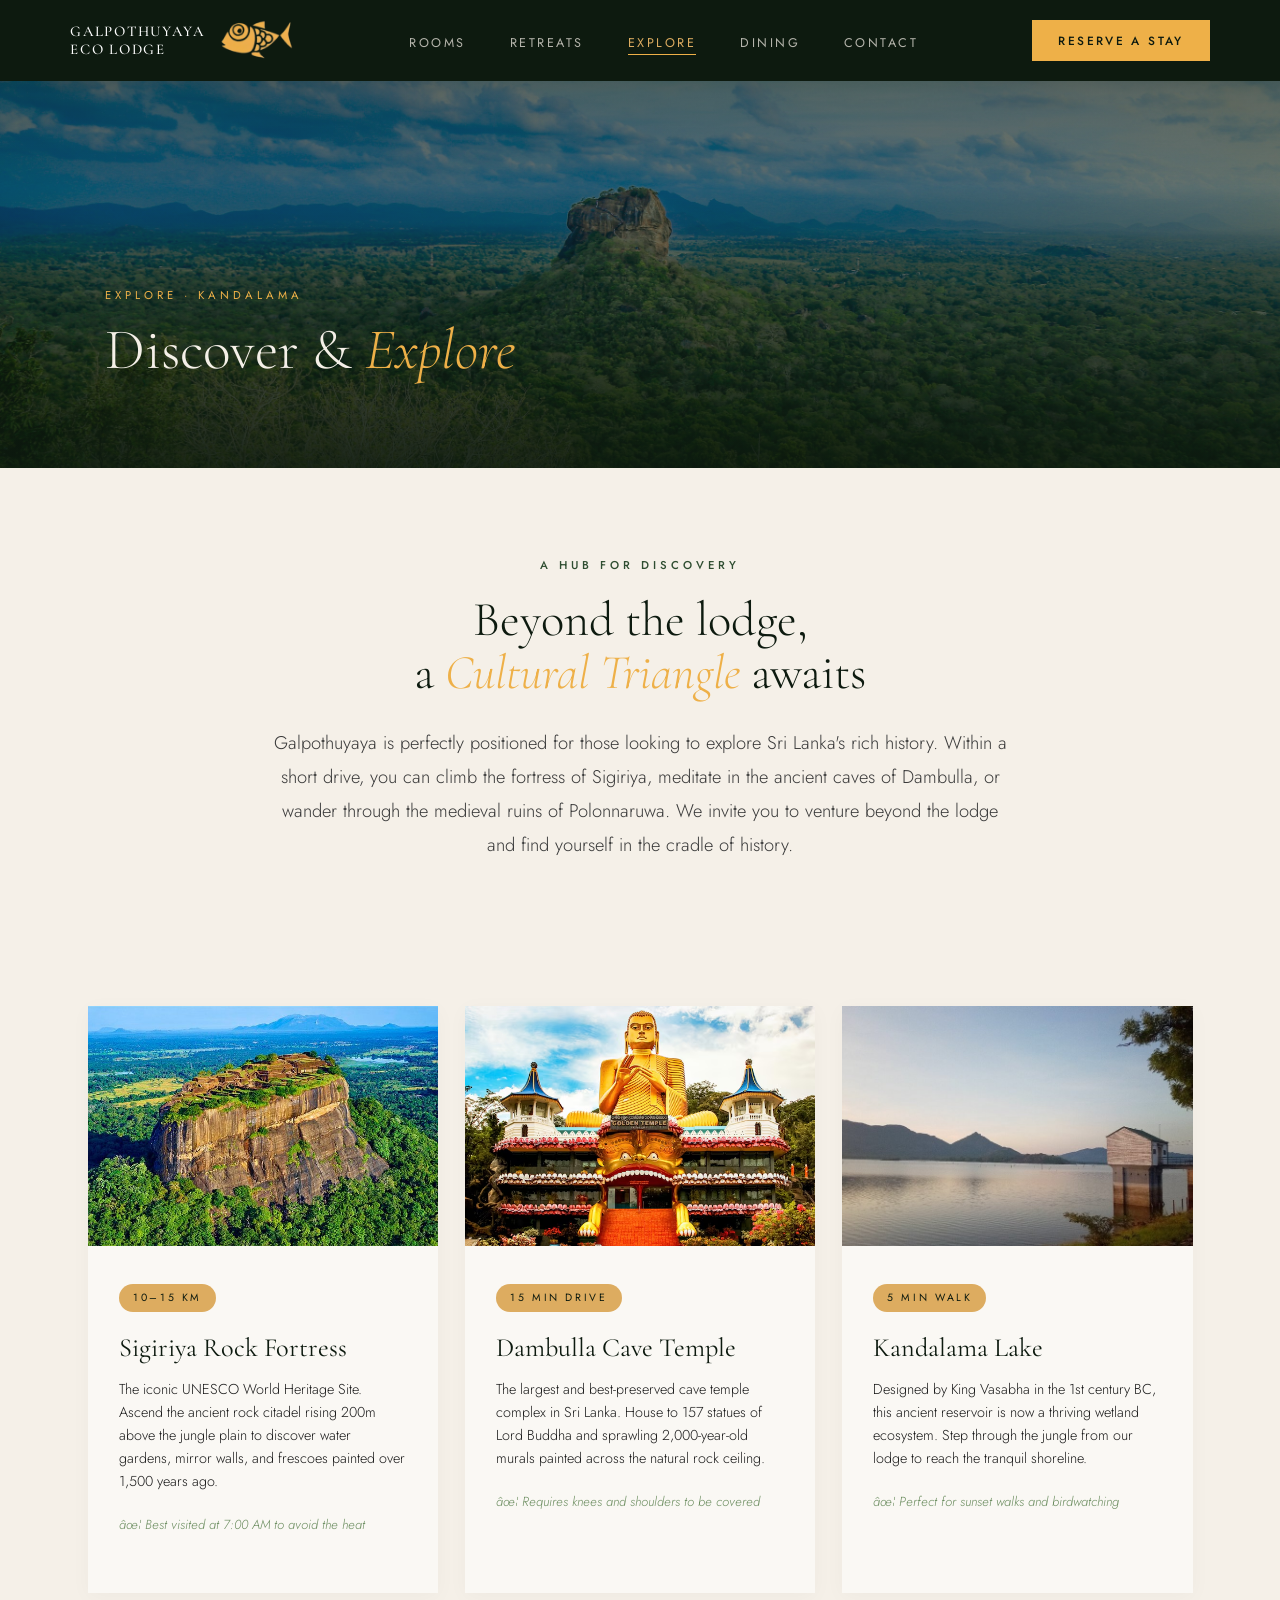
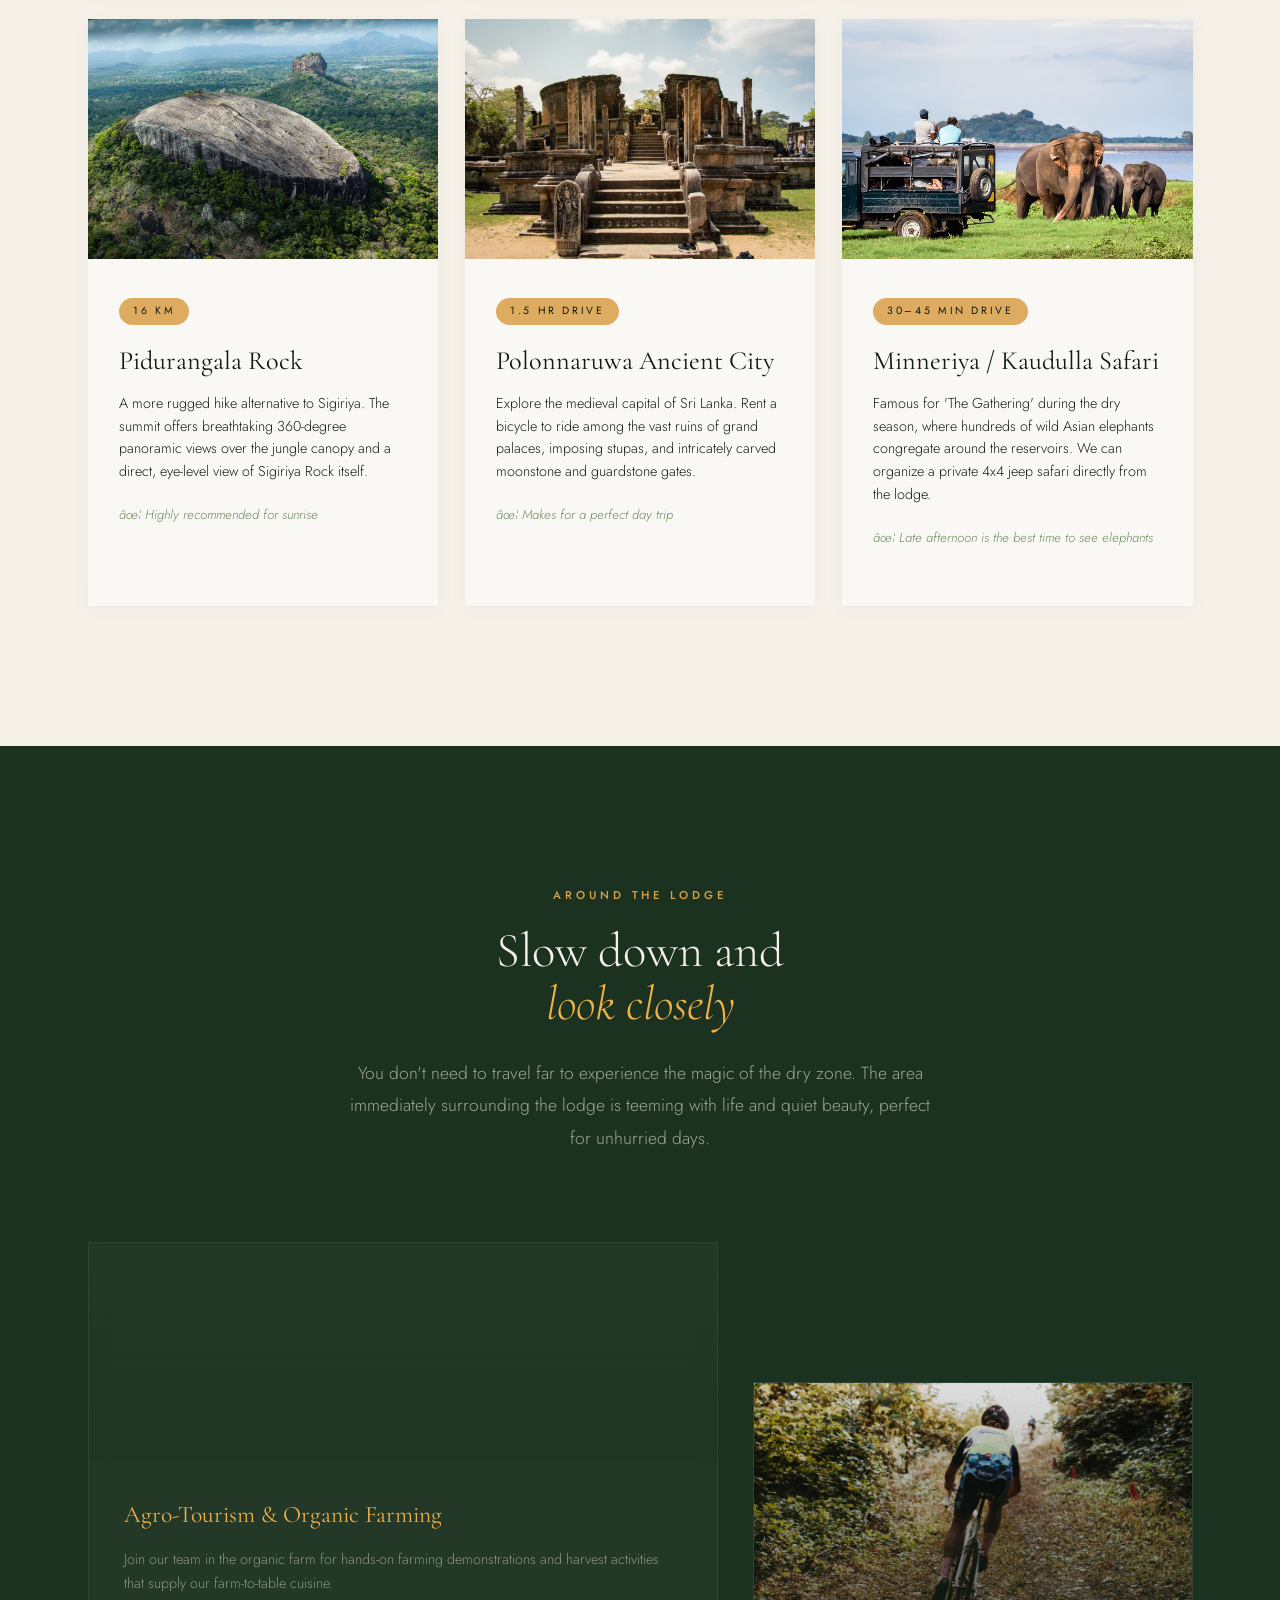
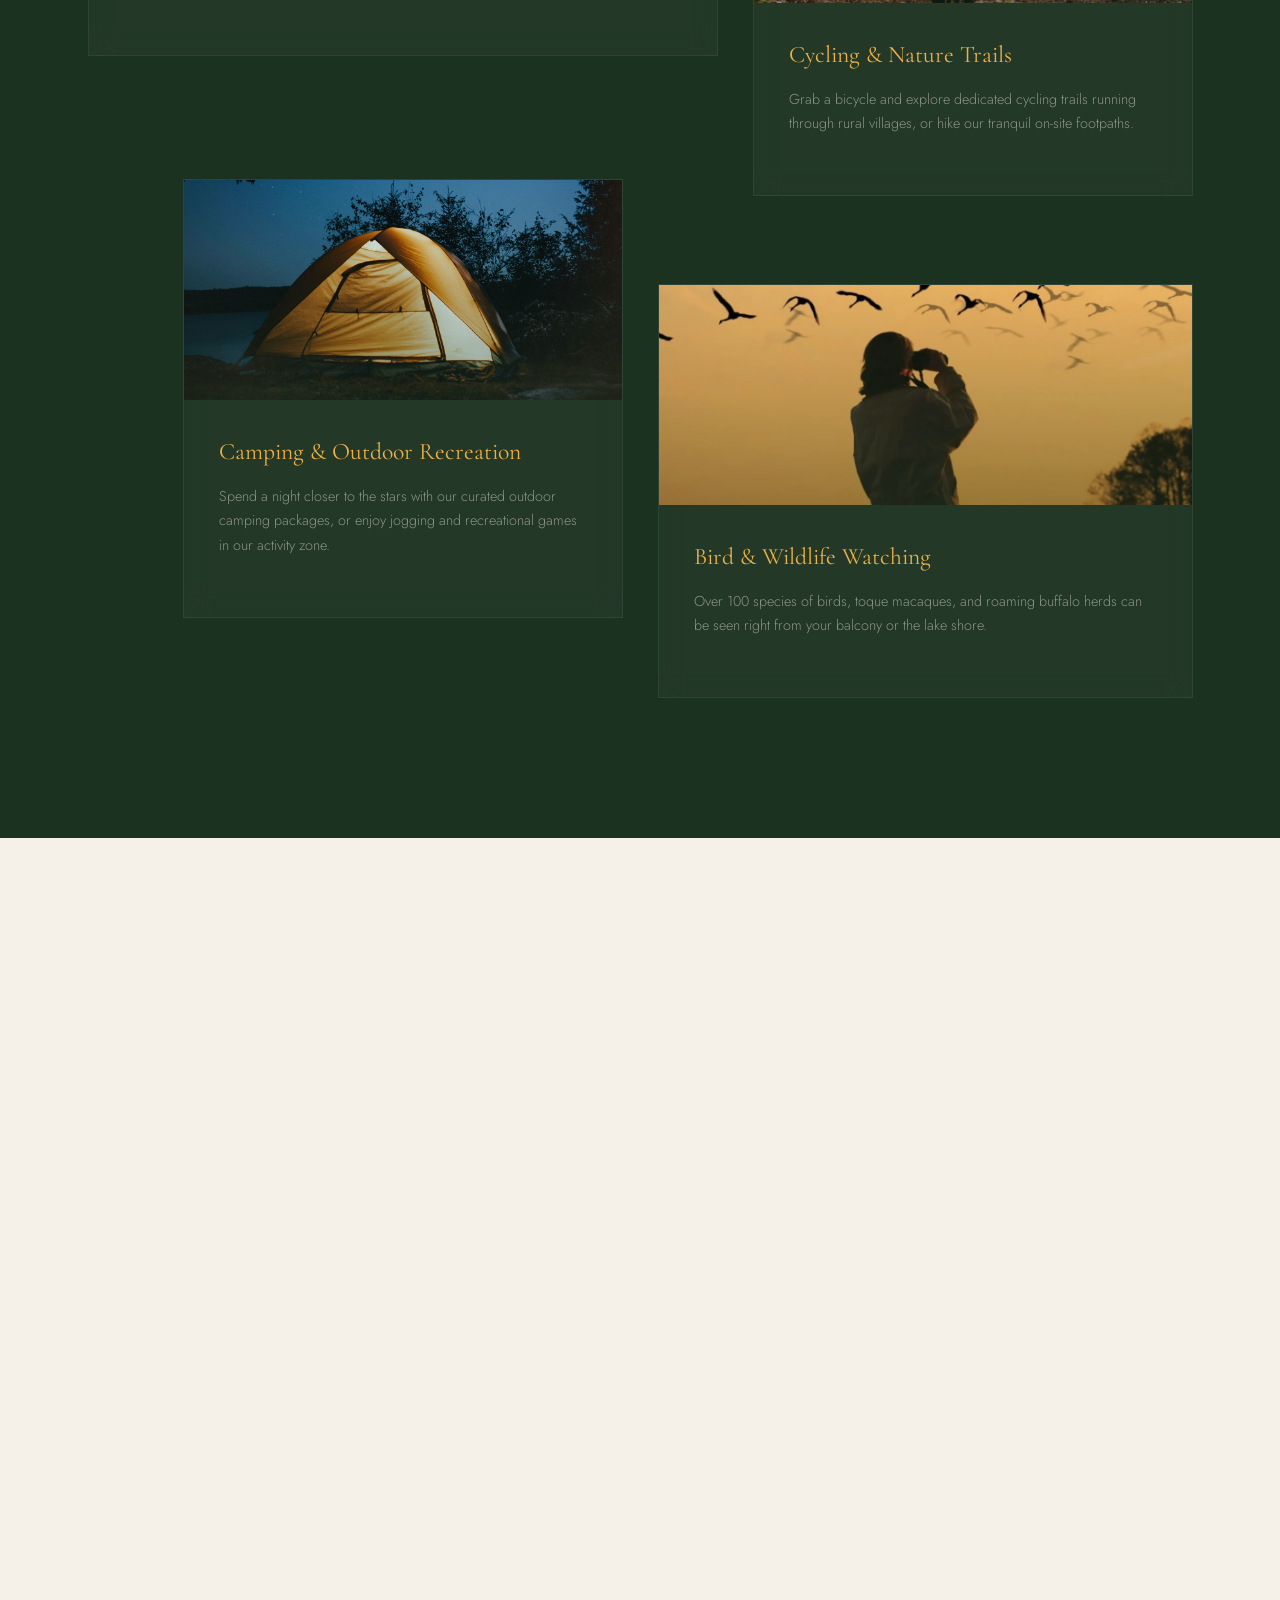
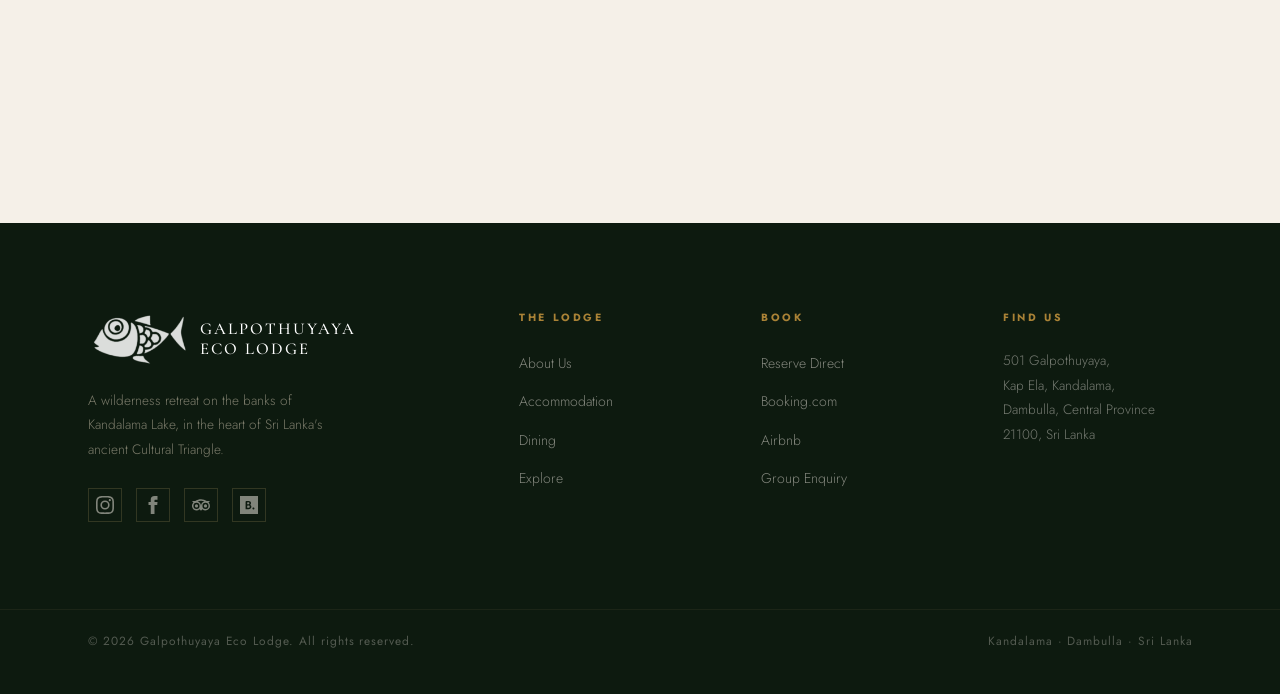
<file: explore.html>
<!DOCTYPE html>
<html lang="en">

<head>
  <meta charset="UTF-8" />
  <meta name="viewport" content="width=device-width, initial-scale=1.0" />
  <title>Explore the Region - Galpothuyaya Eco Lodge</title>
  <link rel="icon" type="image/png" href="/favicon-96x96.png" sizes="96x96" />
  <link rel="icon" type="image/svg+xml" href="/favicon.svg" />
  <link rel="shortcut icon" href="/favicon.ico" />
  <link rel="apple-touch-icon" sizes="180x180" href="/apple-touch-icon.png" />
  <meta name="apple-mobile-web-app-title" content="Galpothuyaya" />
  <link rel="manifest" href="/site.webmanifest" />
  <meta name="description"
    content="Discover the wonders of Sri Lanka's Cultural Triangle, from Sigiriya Rock Fortress to the Dambulla Cave Temples, all within reach of Galpothuyaya.">
  <meta property="og:title" content="Explore the Region - Galpothuyaya Eco Lodge" />
  <meta property="og:description" content="Discover the wonders of Sri Lanka's Cultural Triangle, from Sigiriya Rock Fortress to the Dambulla Cave Temples, all within reach of Galpothuyaya." />
  <meta property="og:url" content="https://www.galpothuyaya.com/explore.html" />
  <meta property="og:type" content="website" />
  <meta property="og:image" content="https://www.galpothuyaya.com/assets/images/hero.jpeg" />
  <meta name="twitter:card" content="summary_large_image" />
  <meta name="twitter:title" content="Explore the Region - Galpothuyaya Eco Lodge" />
  <meta name="twitter:description" content="Discover the wonders of Sri Lanka's Cultural Triangle, from Sigiriya Rock Fortress to the Dambulla Cave Temples, all within reach of Galpothuyaya." />
  <meta name="twitter:image" content="https://www.galpothuyaya.com/assets/images/hero.jpeg" />
  <link rel="canonical" href="https://www.galpothuyaya.com/explore.html" />
  <link rel="preconnect" href="https://fonts.googleapis.com">
  <link rel="preconnect" href="https://fonts.gstatic.com" crossorigin>
  <link
    href="https://fonts.googleapis.com/css2?family=Cormorant+Garamond:ital,wght@0,300;0,400;0,600;1,300;1,400&family=Jost:wght@300;400;500&display=swap"
    rel="stylesheet">
  <link href="assets/shared.css" rel="stylesheet">
  <link href="assets/explore.css" rel="stylesheet">
</head>

<body>

  <!-- NAV -->
  <nav id="main-nav" class="nav-solid">
    <a href="index.html" class="nav-logo">
      <span class="nav-logo-text">Galpothuyaya<br>Eco Lodge</span>
      <img src="assets/images/logo.png" alt="Galpothuyaya Eco Lodge" class="nav-logo-img">
    </a>
    <ul class="nav-links">
      <li><a href="rooms.html">Rooms</a></li>
      <li><a href="retreats.html">Retreats</a></li>
      <li><a href="explore.html" class="active">Explore</a></li>
      <li><a href="dining.html">Dining</a></li>
      <li><a href="contact.html">Contact</a></li>
    </ul>
    <a href="contact.html" class="nav-book">Reserve a Stay</a>
    <button class="nav-hamburger" id="hamburger" aria-label="Open menu">
      <span></span><span></span><span></span>
    </button>
  </nav>

  <div class="nav-drawer" id="nav-drawer">
    <a href="index.html">Home</a>
    <a href="rooms.html">Rooms</a>
    <a href="retreats.html">Retreats</a>
    <a href="explore.html" class="active">Explore</a>
    <a href="dining.html">Dining</a>
    <a href="contact.html">Contact</a>
    <a href="contact.html" class="drawer-book">Reserve a Stay</a>
  </div>

  <!-- PAGE HERO -->
  <section class="page-hero">
    <div class="page-hero-bg" style="background-image: url('assets/images/explore/hero.jpg')"></div>
    <div class="page-hero-overlay"></div>
    <div class="page-hero-content">
      <p class="page-hero-eyebrow">Explore · Kandalama</p>
      <h1 class="page-hero-title">Discover &<em> Explore</em></h1>
    </div>
  </section>

  <!-- INTRO -->
  <section class="explore-intro">
    <div class="explore-intro-inner reveal">
      <p class="section-label">A Hub for Discovery</p>
      <h2 class="section-title explore-intro-title">Beyond the lodge,<br>a <em>Cultural Triangle</em> awaits</h2>
      <p class="explore-intro-body">
        Galpothuyaya is perfectly positioned for those looking to explore Sri Lanka's rich history. Within a short
        drive, you can climb the fortress of Sigiriya, meditate in the ancient caves of Dambulla, or wander through the
        medieval ruins of Polonnaruwa. We invite you to venture beyond the lodge and find yourself in the cradle of
        history.
      </p>
    </div>
  </section>

  <!-- ATTRACTIONS GRID -->
  <section class="attractions-full">
    <div class="attractions-grid">

      <div class="attraction-card reveal" id="sigiriya">
        <div class="attraction-img" style="background-image: url('assets/images/explore/sigiriya.jpg')"></div>
        <div class="attraction-info">
          <span class="attraction-dist">10–15 km</span>
          <h3 class="attraction-name">Sigiriya Rock Fortress</h3>
          <p class="attraction-desc">The iconic UNESCO World Heritage Site. Ascend the ancient rock citadel rising 200m
            above the jungle plain to discover water gardens, mirror walls, and frescoes painted over 1,500 years ago.
          </p>
          <p class="attraction-tip">âœ¦ Best visited at 7:00 AM to avoid the heat</p>
        </div>
      </div>

      <div class="attraction-card reveal reveal-delay-1" id="dambulla">
        <div class="attraction-img" style="background-image: url('assets/images/explore/cave\ temple.avif')"></div>
        <div class="attraction-info">
          <span class="attraction-dist">15 min drive</span>
          <h3 class="attraction-name">Dambulla Cave Temple</h3>
          <p class="attraction-desc">The largest and best-preserved cave temple complex in Sri Lanka. House to 157
            statues of Lord Buddha and sprawling 2,000-year-old murals painted across the natural rock ceiling.</p>
          <p class="attraction-tip">âœ¦ Requires knees and shoulders to be covered</p>
        </div>
      </div>

      <div class="attraction-card reveal" id="kandalama-lake">
        <div class="attraction-img" style="background-image: url('assets/images/explore/kandalama-lake.jpg')"></div>
        <div class="attraction-info">
          <span class="attraction-dist">5 min walk</span>
          <h3 class="attraction-name">Kandalama Lake</h3>
          <p class="attraction-desc">Designed by King Vasabha in the 1st century BC, this ancient reservoir is now a
            thriving wetland ecosystem. Step through the jungle from our lodge to reach the tranquil shoreline.</p>
          <p class="attraction-tip">âœ¦ Perfect for sunset walks and birdwatching</p>
        </div>
      </div>

      <div class="attraction-card reveal reveal-delay-1" id="pidurangala">
        <div class="attraction-img" style="background-image: url('assets/images/explore/pidurangala.jpg')"></div>
        <div class="attraction-info">
          <span class="attraction-dist">16 km</span>
          <h3 class="attraction-name">Pidurangala Rock</h3>
          <p class="attraction-desc">A more rugged hike alternative to Sigiriya. The summit offers breathtaking
            360-degree panoramic views over the jungle canopy and a direct, eye-level view of Sigiriya Rock itself.</p>
          <p class="attraction-tip">âœ¦ Highly recommended for sunrise</p>
        </div>
      </div>

      <div class="attraction-card reveal" id="polonnaruwa">
        <div class="attraction-img" style="background-image: url('assets/images/explore/ancient\ city.jpg')"></div>
        <div class="attraction-info">
          <span class="attraction-dist">1.5 hr drive</span>
          <h3 class="attraction-name">Polonnaruwa Ancient City</h3>
          <p class="attraction-desc">Explore the medieval capital of Sri Lanka. Rent a bicycle to ride among the vast
            ruins of grand palaces, imposing stupas, and intricately carved moonstone and guardstone gates.</p>
          <p class="attraction-tip">âœ¦ Makes for a perfect day trip</p>
        </div>
      </div>

      <div class="attraction-card reveal reveal-delay-1" id="safari">
        <div class="attraction-img" style="background-image: url('assets/images/explore/safari.jpg')"></div>
        <div class="attraction-info">
          <span class="attraction-dist">30–45 min drive</span>
          <h3 class="attraction-name">Minneriya / Kaudulla Safari</h3>
          <p class="attraction-desc">Famous for 'The Gathering' during the dry season, where hundreds of wild Asian
            elephants congregate around the reservoirs. We can organize a private 4x4 jeep safari directly from the
            lodge.</p>
          <p class="attraction-tip">âœ¦ Late afternoon is the best time to see elephants</p>
        </div>
      </div>

    </div>
  </section>

  <!-- LOCAL EXPERIENCES -->
  <section class="local-experiences" id="activities">
    <div class="local-exp-container">
      <div class="local-exp-header reveal">
        <p class="section-label on-dark">Around the Lodge</p>
        <h2 class="section-title on-dark">Slow down and<br><em>look closely</em></h2>
        <p class="local-exp-body">
          You don't need to travel far to experience the magic of the dry zone. The area immediately surrounding the
          lodge is teeming with life and quiet beauty, perfect for unhurried days.
        </p>
      </div>

      <div class="activity-grid">
        <div class="activity-card reveal">
          <div class="activity-card-img"
            style="background-image: url('https://images.unsplash.com/photo-1590005354167-6da97870c91d?w=800&q=80')">
          </div>
          <div class="activity-card-body">
            <h3 class="activity-card-title">Agro-Tourism &amp; Organic Farming</h3>
            <p class="activity-card-desc">Join our team in the organic farm for hands-on farming demonstrations and
              harvest activities that supply our farm-to-table cuisine.</p>
          </div>
        </div>

        <div class="activity-card reveal reveal-delay-1">
          <div class="activity-card-img" style="background-image: url('assets/images/explore/cycling.jpg')"></div>
          <div class="activity-card-body">
            <h3 class="activity-card-title">Cycling &amp; Nature Trails</h3>
            <p class="activity-card-desc">Grab a bicycle and explore dedicated cycling trails running through rural
              villages, or hike our tranquil on-site footpaths.</p>
          </div>
        </div>

        <div class="activity-card reveal reveal-delay-2">
          <div class="activity-card-img" style="background-image: url('assets/images/explore/camping.jpg')"></div>
          <div class="activity-card-body">
            <h3 class="activity-card-title">Camping &amp; Outdoor Recreation</h3>
            <p class="activity-card-desc">Spend a night closer to the stars with our curated outdoor camping packages,
              or enjoy jogging and recreational games in our activity zone.</p>
          </div>
        </div>

        <div class="activity-card reveal reveal-delay-3">
          <div class="activity-card-img" style="background-image: url('assets/images/explore/birds.webp')"></div>
          <div class="activity-card-body">
            <h3 class="activity-card-title">Bird &amp; Wildlife Watching</h3>
            <p class="activity-card-desc">Over 100 species of birds, toque macaques, and roaming buffalo herds can be
              seen right from your balcony or the lake shore.</p>
          </div>
        </div>
      </div>
    </div>
  </section>

  <!-- AIRPORT & LOGISTICS -->
  <section class="logistics">
    <div class="logistics-inner reveal">
      <div class="logistics-text">
        <h2 class="section-title">Getting <em>Here</em></h2>
        <p class="logistics-body">Galpothuyaya is located in the rural Kap Ela village, on the banks of Kandalama Lake.
          We are approximately 4 hours from Colombo International Airport (CMB).</p>

        <div class="logistics-options">
          <div class="log-opt">
            <div class="log-opt-icon">ðŸš—</div>
            <div class="log-opt-text">
              <strong>Private Transfer</strong>
              <p>We can arrange a comfortable, air-conditioned vehicle to meet you at the airport or your previous
                destination.</p>
            </div>
          </div>

          <div class="log-opt">
            <div class="log-opt-icon">âœˆï¸</div>
            <div class="log-opt-text">
              <strong>Domestic Flights</strong>
              <p>Cinnamon Air operates daily flights to Sigiriya Domestic Airport (10km from the lodge). We provide
                complimentary pickup.</p>
            </div>
          </div>

          <div class="log-opt">
            <div class="log-opt-icon">ðŸ›º</div>
            <div class="log-opt-text">
              <strong>Local Guides &amp; Tuk-Tuks</strong>
              <p>Day-to-day transport around the Cultural Triangle can be arranged with our trusted local drivers and
                guides.</p>
            </div>
          </div>
        </div>

        <div class="logistics-footer">
          <p>Need help planning your itinerary or transport?</p>
          <a href="contact.html" class="btn-primary">Contact Our Concierge ➤</a>
        </div>
      </div>
    </div>
  </section>

  <!-- FOOTER -->
  <footer>
    <div class="footer-brand">
      <a href="index.html" class="footer-logo">
        <img src="assets/images/logo.png" alt="Galpothuyaya Eco Lodge" class="footer-logo-img">
        <span class="footer-logo-text">Galpothuyaya<br>Eco Lodge</span>
      </a>
      <p class="footer-tagline">A wilderness retreat on the banks of Kandalama Lake, in the heart of Sri Lanka's ancient
        Cultural Triangle.</p>
      <div class="footer-social">
        <a href="#" class="social-ig" title="Instagram"><svg viewBox="0 0 24 24">
            <path
              d="M12 2.163c3.204 0 3.584.012 4.85.07 3.252.148 4.771 1.691 4.919 4.919.058 1.265.069 1.645.069 4.849 0 3.205-.012 3.584-.069 4.849-.149 3.225-1.664 4.771-4.919 4.919-1.266.058-1.644.07-4.85.07-3.204 0-3.584-.012-4.849-.07-3.26-.149-4.771-1.699-4.919-4.92-.058-1.265-.07-1.644-.07-4.849 0-3.204.013-3.583.07-4.849.149-3.227 1.664-4.771 4.919-4.919 1.266-.057 1.645-.069 4.849-.069zM12 0C8.741 0 8.333.014 7.053.072 2.695.272.273 2.69.073 7.052.014 8.333 0 8.741 0 12c0 3.259.014 3.668.072 4.948.2 4.358 2.618 6.78 6.98 6.98C8.333 23.986 8.741 24 12 24c3.259 0 3.668-.014 4.948-.072 4.354-.2 6.782-2.618 6.979-6.98.059-1.28.073-1.689.073-4.948 0-3.259-.014-3.667-.072-4.947-.196-4.354-2.617-6.78-6.979-6.98C15.668.014 15.259 0 12 0zm0 5.838a6.162 6.162 0 100 12.324 6.162 6.162 0 000-12.324zM12 16a4 4 0 110-8 4 4 0 010 8zm6.406-11.845a1.44 1.44 0 100 2.881 1.44 1.44 0 000-2.881z" />
          </svg></a>
        <a href="#" class="social-fb" title="Facebook"><svg viewBox="0 0 24 24">
            <path
              d="M9 8h-3v4h3v12h5v-12h3.642l.358-4h-4v-1.667c0-.955.192-1.333 1.115-1.333h2.885v-5h-3.808c-3.596 0-5.192 1.583-5.192 4.615v3.385z" />
          </svg></a>
        <a href="https://www.tripadvisor.com/Hotel_Review-g304137-d6420375-Reviews-Galpothu_yaya-Kandalama_Central_Province.html"
          target="_blank" class="social-ta" title="TripAdvisor"><svg viewBox="0 0 24 24">
            <path
              d="M12.006 4.295c-2.67 0-5.338.784-7.645 2.353H0l1.963 2.135a5.997 5.997 0 0 0 4.04 10.43 5.976 5.976 0 0 0 4.075-1.6L12 19.705l1.922-2.09a5.972 5.972 0 0 0 4.072 1.598 6 6 0 0 0 6-5.998 5.982 5.982 0 0 0-1.957-4.432L24 6.648h-4.35a13.573 13.573 0 0 0-7.644-2.353zM12 6.255c1.531 0 3.063.303 4.504.903C13.943 8.138 12 10.43 12 13.1c0-2.671-1.942-4.962-4.504-5.942A11.72 11.72 0 0 1 12 6.256zM6.002 9.157a4.059 4.059 0 1 1 0 8.118 4.059 4.059 0 0 1 0-8.118zm11.992.002a4.057 4.057 0 1 1 .003 8.115 4.057 4.057 0 0 1-.003-8.115zm-11.992 1.93a2.128 2.128 0 0 0 0 4.256 2.128 2.128 0 0 0 0-4.256zm11.992 0a2.128 2.128 0 0 0 0 4.256 2.128 2.128 0 0 0 0-4.256z" />
          </svg></a>
        <a href="https://www.booking.com/hotel/lk/galpothuyaya-eco.html" target="_blank" class="social-bk"
          title="Booking.com"><svg viewBox="0 0 24 24">
            <path
              d="M24 0H0v24h24ZM8.575 6.563h2.658c2.108 0 3.473 1.15 3.473 2.898 0 1.15-.575 1.82-.91 2.108l-.287.263.335.192c.815.479 1.318 1.389 1.318 2.395 0 1.988-1.51 3.257-3.857 3.257H7.449V7.713c0-.623.503-1.126 1.126-1.15zm1.7 1.868c-.479.024-.694.264-.694.79v1.893h1.676c.958 0 1.294-.743 1.294-1.365 0-.815-.503-1.318-1.318-1.318zm-.096 4.36c-.407.071-.598.31-.598.79v2.251h1.868c.934 0 1.509-.55 1.509-1.533 0-.934-.599-1.509-1.51-1.509zm7.737 2.394c.743 0 1.341.599 1.341 1.342a1.34 1.34 0 0 1-1.341 1.341 1.355 1.355 0 0 1-1.341-1.341c0-.743.598-1.342 1.34-1.342z" />
          </svg></a>
      </div>
    </div>
    <div class="footer-col">
      <h4>The Lodge</h4>
      <ul>
        <li><a href="index.html#about">About Us</a></li>
        <li><a href="rooms.html">Accommodation</a></li>
        <li><a href="dining.html">Dining</a></li>
        <li><a href="explore.html">Explore</a></li>
      </ul>
    </div>
    <div class="footer-col">
      <h4>Book</h4>
      <ul>
        <li><a href="contact.html">Reserve Direct</a></li>
        <li><a href="https://www.booking.com" target="_blank">Booking.com</a></li>
        <li><a href="https://www.airbnb.com/rooms/1221970085943653948" target="_blank">Airbnb</a></li>
        <li><a href="contact.html">Group Enquiry</a></li>
      </ul>
    </div>
    <div class="footer-col">
      <h4>Find Us</h4>
      <address>
        501 Galpothuyaya,<br>
        Kap Ela, Kandalama,<br>
        Dambulla, Central Province<br>
        21100, Sri Lanka
      </address>
    </div>
  </footer>
  <div class="footer-bottom">
    <p>© 2026 Galpothuyaya Eco Lodge. All rights reserved.</p>
    <p>Kandalama · Dambulla · Sri Lanka</p>
  </div>

  <script>
    const hamburger = document.getElementById('hamburger');
    const drawer = document.getElementById('nav-drawer');
    hamburger.addEventListener('click', () => {
      const open = hamburger.classList.toggle('open');
      drawer.classList.toggle('open', open);
      document.body.style.overflow = open ? 'hidden' : '';
    });
    drawer.querySelectorAll('a').forEach(a => {
      a.addEventListener('click', () => {
        hamburger.classList.remove('open');
        drawer.classList.remove('open');
        document.body.style.overflow = '';
      });
    });
    const revealEls = document.querySelectorAll('.reveal');
    const observer = new IntersectionObserver((entries) => {
      entries.forEach(e => {
        if (e.isIntersecting) { e.target.classList.add('visible'); observer.unobserve(e.target); }
      });
    }, { threshold: 0.08 });
    revealEls.forEach(el => observer.observe(el));
  </script>
</body>

</html>
</file>
<file: assets/shared.css>
/* ═══════════════════════════════════════════════════════════
   GALPOTHUYAYA ECO LODGE — Shared Design System
   Imported by every page
═══════════════════════════════════════════════════════════ */

*, *::before, *::after { box-sizing: border-box; margin: 0; padding: 0; }

:root {
  --deep:       #0d1a0f;
  --forest:     #1c3220;
  --moss:       #2e4d30;
  --sage:       #6a8c5e;
  --gold:       #eeb048;
  --gold-light: #ddac60;
  --cream:      #f5f0e8;
  --warm-white: #faf8f4;
  --text:       #1a1a1a;
  --muted:      #6b6b6b;
}

html { 
  scroll-behavior: smooth;
  font-size: 109.375%; /* Reduces base from 19px to 17.5px (1.5px reduction) */
}


body {
  font-family: 'Jost', sans-serif;
  background: var(--warm-white);
  color: var(--text);
  line-height: 1.6;
  overflow-x: hidden;
  animation: pageReveal 0.5s ease forwards;
}

p { line-height: 1.75; margin-bottom: 1.2rem; }

/* ── PAGE TRANSITION ── */
@keyframes pageReveal {
  from { opacity: 0; transform: translateY(8px); }
  to   { opacity: 1; transform: translateY(0); }
}

/* ══════════════════════════════════════
   NAV
══════════════════════════════════════ */
nav {
  position: fixed; top: 0; left: 0; right: 0; z-index: 100;
  display: flex; align-items: center; justify-content: space-between;
  padding: 1.5rem 4rem;
  transition: background 0.4s, backdrop-filter 0.4s, padding 0.3s;
}
nav.scrolled {
  background: rgba(13, 26, 15, 0.94);
  backdrop-filter: blur(14px);
  padding: 1rem 4rem;
}
/* On light-bg pages, nav is dark from start */
nav.nav-solid {
  background: var(--deep);
  padding: 1rem 4rem;
}

.nav-logo {
  display: flex; align-items: center; gap: 0.7rem;
  text-decoration: none;
  transition: transform 0.3s ease;
}
.nav-logo-img {
  height: 10px; width: auto;
  transition: height 0.3s ease;
  display: block;
  position: relative; top: -1px;
}
.nav-logo-text {
  font-family: 'Cormorant Garamond', serif;
  font-size: 0.95rem; font-weight: 500; letter-spacing: 0.12em;
  color: white; text-transform: uppercase; line-height: 1.2;
}
nav.scrolled .nav-logo-img,
nav.nav-solid .nav-logo-img {
  height: 46px;
}
nav.scrolled .nav-logo-text,
nav.nav-solid .nav-logo-text {
  font-size: 0.85rem;
}
.nav-logo:hover { transform: scale(1.02); }

.nav-links {
  display: flex; gap: 2.5rem; list-style: none;
}
.nav-links a {
  font-size: 0.72rem;
  font-weight: 400;
  letter-spacing: 0.2em;
  text-transform: uppercase;
  color: rgba(245,240,232,0.72);
  text-decoration: none;
  transition: color 0.2s;
  position: relative;
  padding-bottom: 3px;
}
.nav-links a::after {
  content: '';
  position: absolute; bottom: 0; left: 0; right: 0; height: 1px;
  background: var(--gold);
  transform: scaleX(0); transform-origin: left;
  transition: transform 0.25s ease;
}
.nav-links a:hover { color: var(--gold-light); }
.nav-links a:hover::after,
.nav-links a.active::after { transform: scaleX(1); }
.nav-links a.active { color: var(--gold-light); }

.nav-book {
  font-size: 0.68rem;
  font-weight: 500;
  letter-spacing: 0.2em;
  text-transform: uppercase;
  color: var(--deep);
  background: var(--gold);
  padding: 0.65rem 1.5rem;
  text-decoration: none;
  transition: background 0.2s, transform 0.2s;
  flex-shrink: 0;
}
.nav-book:hover { background: var(--gold-light); transform: translateY(-1px); }

/* ── HAMBURGER ── */
.nav-hamburger {
  display: none;
  flex-direction: column; gap: 5px;
  cursor: pointer; padding: 4px;
  background: none; border: none;
  z-index: 110;
}
.nav-hamburger span {
  display: block;
  width: 24px; height: 1.5px;
  background: var(--cream);
  transition: transform 0.3s, opacity 0.3s;
}
.nav-hamburger.open span:nth-child(1) { transform: translateY(6.5px) rotate(45deg); }
.nav-hamburger.open span:nth-child(2) { opacity: 0; }
.nav-hamburger.open span:nth-child(3) { transform: translateY(-6.5px) rotate(-45deg); }

/* ── MOBILE MENU DRAWER ── */
.nav-drawer {
  position: fixed; top: 0; left: 0; width: 100vw; height: 100vh; z-index: 99;
  background: rgba(13,26,15,0.98);
  display: flex; flex-direction: column; align-items: center; justify-content: flex-start;
  gap: 2rem;
  padding-top: 7rem; padding-bottom: 4rem;
  opacity: 0; visibility: hidden; pointer-events: none;
  transition: opacity 0.4s ease, visibility 0.4s ease;
  overflow-y: auto; /* Fixes cutoff links on small screens */
}
.nav-drawer.open {
  opacity: 1; visibility: visible; pointer-events: all;
}
.nav-drawer a {
  font-family: 'Cormorant Garamond', serif;
  font-size: 2.2rem; font-weight: 300;
  letter-spacing: 0.1em;
  color: var(--cream); text-decoration: none;
  transition: color 0.2s;
}
.nav-drawer a:hover, .nav-drawer a.active { color: var(--gold-light); }
.nav-drawer .drawer-book {
  font-family: 'Jost', sans-serif;
  font-size: 0.72rem; letter-spacing: 0.25em; text-transform: uppercase;
  font-weight: 500;
  color: var(--deep); background: var(--gold);
  padding: 0.85rem 2.5rem;
  margin-top: 1rem;
}

/* ══════════════════════════════════════
   INTERNAL PAGE HERO (sub-pages)
══════════════════════════════════════ */
.page-hero {
  position: relative;
  height: 52vh; min-height: 380px;
  display: flex; align-items: flex-end;
  background-color: var(--deep);
  overflow: hidden;
  padding-top: 100px; /* Prevents overlap with nav on small viewports */
}
.page-hero-bg {
  position: absolute; inset: 0;
  background-size: cover; background-position: center;
  opacity: 0.45;
  transition: transform 8s ease;
}
.page-hero:hover .page-hero-bg { transform: scale(1.04); }
.page-hero-overlay {
  position: absolute; inset: 0;
  background: linear-gradient(to bottom, rgba(13,26,15,0.7) 0%, rgba(13,26,15,0.2) 20%, transparent 40%, rgba(13,26,15,0.85) 100%);
}
.page-hero-content {
  position: relative; z-index: 2;
  padding: 140px 6rem 5rem;
}
.page-hero-eyebrow {
  font-size: 0.65rem; letter-spacing: 0.35em; text-transform: uppercase;
  color: var(--gold); margin-bottom: 0.8rem;
}
.page-hero-title {
  font-family: 'Cormorant Garamond', serif;
  font-size: clamp(2.4rem, 4.5vw, 4rem);
  font-weight: 300; line-height: 1.05; color: var(--cream);
}
.page-hero-title em { font-style: italic; color: var(--gold); }

/* ══════════════════════════════════════
   SECTION GENERIC
══════════════════════════════════════ */
section { position: relative; }

.section-label {
  font-size: 0.65rem; letter-spacing: 0.35em; text-transform: uppercase;
  color: var(--moss); margin-bottom: 1rem;
  display: block; font-weight: 500;
}
.section-title {
  font-family: 'Cormorant Garamond', serif;
  font-size: clamp(2.2rem, 3.8vw, 3.6rem);
  font-weight: 300; line-height: 1.1; color: var(--deep);
}
.section-title em { font-style: italic; color: var(--gold); }

/* Light bg variants */
.section-label.on-dark, .on-dark .section-label { color: var(--gold); opacity: 0.9; }
.section-title.on-dark, .on-dark .section-title { color: var(--cream); }
.section-title.on-dark em, .on-dark .section-title em { color: var(--gold); }

/* ── BUTTONS ── */
.btn-primary {
  display: inline-block;
  font-size: 0.72rem; font-weight: 500; letter-spacing: 0.2em;
  text-transform: uppercase; text-decoration: none;
  color: var(--deep); background: var(--gold);
  padding: 1rem 2.2rem;
  transition: background 0.2s, transform 0.2s;
}
.btn-primary:hover { background: var(--gold-light); transform: translateY(-2px); }
.btn-primary:active { transform: scale(0.96); }

.btn-ghost {
  display: inline-block;
  font-size: 0.72rem; font-weight: 400; letter-spacing: 0.2em;
  text-transform: uppercase; text-decoration: none;
  color: var(--cream);
  border-bottom: 1px solid rgba(245,240,232,0.4);
  padding-bottom: 2px;
  transition: border-color 0.2s, color 0.2s, transform 0.2s;
}
.btn-ghost:hover { color: var(--gold-light); border-color: var(--gold-light); }
.btn-ghost:active { transform: scale(0.96); }

.btn-outline-gold {
  display: inline-block;
  font-size: 0.68rem; font-weight: 500; letter-spacing: 0.22em;
  text-transform: uppercase; text-decoration: none;
  color: var(--gold);
  border: 1px solid rgba(201,169,110,0.45);
  padding: 0.75rem 1.8rem;
  transition: background 0.2s, color 0.2s, border-color 0.2s, transform 0.2s;
}
.btn-outline-gold:hover {
  background: var(--gold); color: var(--deep); border-color: var(--gold); transform: translateY(-2px);
}
.btn-outline-gold:active { transform: scale(0.96); }

/* Section-level link (e.g. "View All →") */
.section-link {
  display: inline-flex; align-items: center; gap: 0.5rem;
  font-size: 0.7rem; font-weight: 500; letter-spacing: 0.2em; text-transform: uppercase;
  color: var(--gold); text-decoration: none;
  transition: gap 0.25s;
}
.section-link:hover { gap: 0.9rem; }

/* ══════════════════════════════════════
   MARQUEE STRIP
══════════════════════════════════════ */
.intro-strip {
  background: var(--deep); padding: 1.8rem 0; overflow: hidden;
}
.strip-track {
  display: flex; gap: 3rem;
  animation: marquee 28s linear infinite;
  white-space: nowrap;
}
.strip-item {
  display: flex; align-items: center; gap: 1rem;
  font-size: 0.66rem; letter-spacing: 0.25em; text-transform: uppercase;
  color: rgba(201,169,110,0.65); flex-shrink: 0;
}
.strip-dot { width: 4px; height: 4px; border-radius: 50%; background: var(--gold); flex-shrink: 0; }

/* ══════════════════════════════════════
   FOOTER
══════════════════════════════════════ */
footer {
  background: var(--deep);
  padding: 5rem;
  display: grid; grid-template-columns: 2fr 1fr 1fr 1fr; gap: 3rem;
}
.footer-logo {
  display: flex; align-items: center; gap: 0.5rem;
  text-decoration: none; margin-bottom: 1rem;
}
.footer-logo-text {
  font-family: 'Cormorant Garamond', serif;
  font-size: 0.95rem; font-weight: 500; letter-spacing: 0.12em;
  color: white; text-transform: uppercase; line-height: 1.2;
  padding-left: 1px;
}
.footer-logo-img {
  height: 60px; width: auto;
  filter: brightness(0) invert(1);
  opacity: 0.85;
}
.footer-tagline {
  font-size: 0.78rem; font-weight: 300; line-height: 1.8;
  color: rgba(255, 239, 214, 0.45); max-width: 240px;
}
.footer-social { display: flex; gap: 0.8rem; margin-top: 1.5rem; }
.footer-social a {
  width: 34px; height: 34px;
  border: 1px solid rgba(201,169,110,0.2);
  display: flex; align-items: center; justify-content: center;
  color: rgba(245,240,232,0.5); text-decoration: none; font-size: 0.7rem;
  transition: border-color 0.2s, color 0.2s;
}
.footer-social a:hover { border-color: var(--gold); color: var(--gold); }
.footer-col h4 {
  font-size: 0.6rem; letter-spacing: 0.25em; text-transform: uppercase;
  color: var(--gold); opacity: 0.7; margin-bottom: 1.2rem;
}
.footer-col ul { list-style: none; display: flex; flex-direction: column; gap: 0.6rem; }
.footer-col ul a {
  font-size: 0.8rem; font-weight: 300; color: rgba(245,240,232,0.5);
  text-decoration: none; transition: color 0.2s;
}
.footer-col ul a:hover { color: var(--cream); }
.footer-col address {
  font-style: normal; font-size: 0.78rem; font-weight: 300;
  line-height: 1.8; color: rgba(245,240,232,0.45);
}
.footer-bottom {
  background: var(--deep);
  padding: 1.2rem 5rem;
  display: flex; justify-content: space-between; align-items: center;
  border-top: 1px solid rgba(201,169,110,0.08);
}
.footer-bottom p {
  font-size: 0.68rem; color: rgba(245,240,232,0.3); letter-spacing: 0.08em;
}

/* ══════════════════════════════════════
   ANIMATIONS
══════════════════════════════════════ */
@keyframes fadeUp {
  from { opacity: 0; transform: translateY(28px); }
  to   { opacity: 1; transform: translateY(0); }
}
@keyframes fadeIn {
  from { opacity: 0; } to { opacity: 1; }
}
@keyframes scrollPulse {
  0%, 100% { opacity: 0.5; } 50% { opacity: 1; }
}
@keyframes marquee {
  0%   { transform: translateX(0); }
  100% { transform: translateX(-50%); }
}

/* ── Scroll Reveal ── */
.reveal {
  opacity: 0; transform: translateY(32px);
  transition: opacity 0.8s ease, transform 0.8s ease;
}
.reveal.visible { opacity: 1; transform: translateY(0); }
.reveal-delay-1 { transition-delay: 0.10s; }
.reveal-delay-2 { transition-delay: 0.20s; }
.reveal-delay-3 { transition-delay: 0.30s; }
.reveal-delay-4 { transition-delay: 0.40s; }

/* ══════════════════════════════════════
   RESPONSIVE
══════════════════════════════════════ */
@media (max-width: 1024px) {
  html { font-size: 103.125%; } /* ~16.5px base (maintaining 1.5px reduction) */
  nav { padding: 1.2rem 2rem; }
  nav.scrolled, nav.nav-solid { padding: 1rem 2rem; }
  .nav-links { display: none; }
  .nav-book  { display: none; }
  .nav-hamburger { display: flex; }

  .page-hero-content { padding: 120px 2.5rem 3.5rem; }

  footer { grid-template-columns: 1fr 1fr; padding: 3rem 2.5rem; gap: 2rem; }
  .footer-logo { margin-left: 0; }
  .footer-logo-text { margin-left: 0; }
  .footer-bottom { padding: 1rem 2.5rem; flex-direction: column; gap: 0.5rem; text-align: center; }
}

@media (max-width: 768px) {
  html { font-size: 106.25%; } /* ~17px base */
  nav { padding: 1rem 1.5rem; }
  nav.scrolled, nav.nav-solid { padding: 0.8rem 1.5rem; }
  .nav-logo-img { height: 46px !important; }
  .nav-logo-text { font-size: 0.65rem; }
  .page-hero { min-height: 260px; }
  .page-hero-content { padding: 90px 1rem 2rem; }
  .page-hero-eyebrow { font-size: 0.55rem; }
  .page-hero-title { font-size: 1.75rem; }
  footer { grid-template-columns: 1fr; padding: 2rem 1.25rem; gap: 2rem; }
  .footer-logo { flex-direction: column; align-items: center; }
  .footer-logo-img { height: 60px; }
  .footer-logo-text { font-size: 0.8rem; text-align: center; }
  .footer-tagline { max-width: 100%; text-align: center; }
  .footer-social { justify-content: center; }
  .footer-col { text-align: center; }
  .footer-col ul { align-items: center; }
  .footer-bottom { padding: 1rem; }
}

@media (max-width: 480px) {
  html { font-size: 100%; } /* 16px base */
  nav { padding: 0.85rem 1.2rem; }
  nav.scrolled, nav.nav-solid { padding: 0.75rem 1.2rem; }
  .nav-logo-img { height: 40px !important; }
  .nav-logo-text { font-size: 0.6rem; }
}

/* ══════════════════════════════════════
   BOOKING PLATFORM & SOCIAL ICONS
══════════════════════════════════════ */
.booking-platforms { margin-top: 2rem; }
.booking-platforms p { 
  font-size: 0.85rem; letter-spacing: 0.05em; 
  margin-bottom: 0.8rem; color: var(--text); opacity: 0.8; 
}
.platform-buttons { display: flex; gap: 0.75rem; flex-wrap: wrap; }
.btn-platform {
  display: inline-flex; align-items: center; justify-content: center; gap: 0.5rem;
  padding: 0.85rem 1.4rem; border-radius: 4px; border: 1px solid rgba(0,0,0,0.1);
  font-family: 'Jost', sans-serif; font-weight: 500; font-size: 0.85rem; letter-spacing: 0.05em;
  text-decoration: none; color: #fff;
  transition: transform 0.3s ease, box-shadow 0.3s ease;
}
.btn-platform svg { width: 18px; height: 18px; fill: currentColor; }
.btn-platform:hover {
  transform: translateY(-2px);
  box-shadow: 0 4px 12px rgba(0,0,0,0.15);
}
.btn-bookingcom { background-color: #003580; border-color: #003580; }
.btn-airbnb { background-color: #FF5A5F; border-color: #FF5A5F; }
.btn-tripadvisor { background-color: #34E0A1; color: #000; border-color: #34E0A1; }
.btn-tripadvisor:hover { color: #000; }

.room-action-wrap {
  display: flex; flex-direction: column; gap: 1rem; margin-top: 2rem;
}
/* Removed row alignment on desktop to keep platform buttons stacked below main CTA */

.platform-label {
  font-size: 0.72rem; letter-spacing: 0.05em; text-transform: uppercase;
  color: var(--muted); margin-bottom: 0.5rem; margin-top: 0.5rem;
  font-weight: 500;
}
.platform-buttons-small { display: flex; gap: 0.5rem; flex-wrap: wrap; }
.btn-sm {
  display: inline-flex; align-items: center; justify-content: center; gap: 0.4rem;
  padding: 0.6rem 1rem; border-radius: 4px;
  font-family: 'Jost', sans-serif; font-weight: 500; font-size: 0.75rem; letter-spacing: 0.05em;
  text-decoration: none; color: #fff; border: 1px solid rgba(0,0,0,0.1);
  transition: transform 0.2s ease, opacity 0.2s ease;
}
.btn-sm svg { width: 14px; height: 14px; fill: currentColor; }
.btn-sm:hover { transform: translateY(-1px); opacity: 0.9; }
.btn-sm.btn-bookingcom { background-color: #003580; border-color: #003580; }
.btn-sm.btn-airbnb { background-color: #FF5A5F; border-color: #FF5A5F; }
.btn-sm.btn-tripadvisor { background-color: #34E0A1; color: #000; border-color: #34E0A1; }
.btn-sm.btn-tripadvisor:hover { color: #000; }

.footer-social a { padding: 0.3rem; display: inline-flex; }
.footer-social a svg {
  width: 18px; height: 18px; fill: currentColor; transition: fill 0.3s;
}
.footer-social a:hover svg { fill: currentColor; }
</file>
<file: assets/explore.css>
/* ── EXPLORE PAGE — page-specific styles ── */

/* INTRO */
.explore-intro {
  background: var(--cream); padding: 5rem 5rem 3rem;
}
.explore-intro-inner {
  max-width: 740px; margin: 0 auto; text-align: center;
}
.explore-intro-title { margin: 0.8rem 0 1.5rem; }
.explore-intro-body {
  font-size: 1.05rem; font-weight: 300; line-height: 1.85;
  color: #3a3a3a; margin-top: 1rem;
}

/* ATTRACTIONS */
.attractions-full {
  padding: 4rem 5rem 8rem;
  background: var(--cream);
}
.attractions-grid {
  display: grid; grid-template-columns: repeat(3, 1fr); gap: 1.5rem;
}
.attraction-card {
  background: var(--warm-white); overflow: hidden;
  box-shadow: 0 4px 20px rgba(13,26,15,0.03);
  transition: transform 0.3s ease, box-shadow 0.3s ease;
}
.attraction-card:hover { transform: translateY(-5px); box-shadow: 0 15px 40px rgba(13,26,15,0.06); }
.attraction-img {
  height: 240px; background-size: cover; background-position: center;
}
.attraction-info { padding: 2rem 1.8rem; }
.attraction-dist {
  display: inline-block;
  font-size: 0.6rem; letter-spacing: 0.25em; text-transform: uppercase;
  color: var(--deep); background: var(--gold-light);
  padding: 0.3rem 0.8rem; border-radius: 20px;
  margin-bottom: 1.2rem;
}
.attraction-name {
  font-family: 'Cormorant Garamond', serif;
  font-size: 1.5rem; font-weight: 400; color: var(--deep); line-height: 1.2; margin-bottom: 0.8rem;
}
.attraction-desc { font-size: 0.82rem; font-weight: 300; line-height: 1.6; color: var(--text); margin-bottom: 1.2rem; }
.attraction-tip { font-size: 0.75rem; font-weight: 300; color: var(--sage); font-style: italic; }

/* LOCAL EXPERIENCES */
.local-experiences {
  background: var(--forest);
  padding: 8rem 5rem;
}
.local-exp-container {
  max-width: 1300px;
  margin: 0 auto;
}
.local-exp-header {
  text-align: center;
  margin-bottom: 5rem;
}
.local-exp-body {
  font-size: 1rem; font-weight: 300; line-height: 1.85;
  color: rgba(245,240,232,0.6); max-width: 600px; 
  margin: 1.5rem auto 0;
}

.activity-grid {
  display: grid;
  grid-template-columns: repeat(12, 1fr);
  gap: 3rem 2rem;
  align-items: start;
}
.activity-card {
  background: rgba(255, 255, 255, 0.03);
  backdrop-filter: blur(12px);
  border: 1px solid rgba(255, 255, 255, 0.06);
  transition: transform 0.6s cubic-bezier(0.165, 0.84, 0.44, 1), background 0.4s ease, border-color 0.4s ease;
  height: auto;
  display: flex;
  flex-direction: column;
}
.activity-card:nth-child(1) { grid-column: 1 / 8; }
.activity-card:nth-child(2) { grid-column: 8 / 13; margin-top: 8rem; }
.activity-card:nth-child(3) { grid-column: 2 / 7; margin-top: -4rem; }
.activity-card:nth-child(4) { grid-column: 7 / 13; margin-top: 2rem; }

.activity-card:hover {
  transform: translateY(-12px) scale(1.01);
  background: rgba(255, 255, 255, 0.06);
  border-color: rgba(201, 169, 110, 0.3);
}
.activity-card-img {
  height: 220px;
  background-size: cover;
  background-position: center;
  position: relative;
}
.activity-card-img::after {
  content: '';
  position: absolute; inset: 0;
  background: linear-gradient(to top, var(--forest) 0%, transparent 100%);
  opacity: 0.4;
}
.activity-card-body {
  padding: 2.2rem 2rem;
  flex-grow: 1;
  display: flex;
  flex-direction: column;
}
.activity-card-title {
  font-family: 'Cormorant Garamond', serif;
  font-size: 1.35rem; font-weight: 400; color: var(--gold);
  line-height: 1.2; margin-bottom: 1rem;
}
.activity-card-desc {
  font-size: 0.82rem; font-weight: 300; line-height: 1.7;
  color: rgba(245, 240, 232, 0.5);
}

/* LOGISTICS */
.logistics {
  background: var(--cream);
  padding: 8rem 5rem;
}
.logistics-inner {
  max-width: 960px;
  margin: 0 auto;
  display: grid;
  grid-template-columns: 2fr;
  align-items: center;
  background: white;
  box-shadow: 0 20px 60px rgba(13,26,15,0.06);
  border: 2.5rem solid white;
  gap: 2.5rem;
}
.logistics-text h2 { margin-bottom: 1.5rem; }
.logistics-body {
  font-size: 0.92rem; font-weight: 300; line-height: 1.75;
  color: var(--text); margin-bottom: 1.5rem;
}

.logistics-options { display: flex; flex-direction: column; gap: 1.8rem; margin-bottom: 2.5rem; }
.log-opt { display: flex; align-items: flex-start; gap: 1.5rem; }
.log-opt-icon {
  font-size: 1.1rem; min-width: 44px; height: 44px;
  background: var(--cream); display: flex; align-items: center; justify-content: center;
  border-radius: 50%; opacity: 0.8;
}
.log-opt-text strong {
  display: block; font-size: 0.88rem; font-weight: 500; color: var(--deep);
  margin-bottom: 0.4rem; letter-spacing: 0.02em;
}
.log-opt-text p {
  font-size: 0.78rem; font-weight: 300; line-height: 1.6; color: var(--muted);
}

.logistics-footer {
  border-top: 1px solid rgba(46,77,48,0.08);
  padding-top: 1rem;
}
.logistics-footer p {
  font-size: 0.85rem; font-weight: 300; color: var(--muted);
  margin-bottom: 1.5rem; font-style: italic;
}

.logistics-visual {
  height: 100%; min-height: 500px;
  position: relative; overflow: hidden;
}
.logistics-visual img {
  width: 100%; height: 100%; object-fit: cover;
  transition: transform 1.2s ease;
}
.logistics-visual:hover img { transform: scale(1.05); }

/* RESPONSIVE */
@media (max-width: 1024px) {
  .explore-intro { padding: 4rem 2.5rem 2rem; }
  .attractions-full { padding: 2rem 2.5rem 6rem; }
  .attractions-grid { grid-template-columns: 1fr 1fr; }
  .local-experiences { padding: 5rem 2.5rem; }
  .activity-grid { 
    grid-template-columns: repeat(2, 1fr); 
    gap: 2rem;
  }
  .activity-card:nth-child(n) { grid-column: auto; margin-top: 0; }
  .activity-card:nth-child(even) { margin-top: 3rem; }
  .local-exp-header { margin-bottom: 4rem; }
  .logistics { padding: 6rem 1.5rem; }
  .logistics-inner { grid-template-columns: 1fr; border: 2rem solid white; padding: 0; gap: 3.5rem; }
  .logistics-text { padding: 2rem; }
  .logistics-visual { min-height: 320px; order: 2; }
  .logistics-text { order: 1; }
}

@media (max-width: 768px) {
  .explore-intro { padding: 3rem 1.5rem 1.5rem; }
  .explore-intro-body { font-size: 0.9rem; }
  .attractions-full { padding: 1.5rem 1.5rem 4rem; }
  .attractions-grid { grid-template-columns: 1fr 1fr; gap: 1rem; }
  .attraction-card { padding: 0; }
  .attraction-img { height: 180px; }
  .attraction-info { padding: 1.25rem; }
  .attraction-dist { font-size: 0.52rem; padding: 0.25rem 0.6rem; margin-bottom: 0.8rem; }
  .attraction-name { font-size: 1.25rem; margin-bottom: 0.5rem; }
  .attraction-desc { font-size: 0.78rem; margin-bottom: 0.8rem; }
  .attraction-tip { font-size: 0.7rem; }
  .local-experiences { padding: 4rem 1.5rem; }
  .local-exp-header { margin-bottom: 2rem; }
  .local-exp-body { font-size: 0.9rem; }
  .activity-grid { grid-template-columns: 1fr; gap: 2.5rem; }
  .activity-card:nth-child(n) { margin-top: 0; }
  .activity-card-img { height: 160px; }
  .activity-card-body { padding: 1.25rem; }
  .activity-card-title { font-size: 1.1rem; margin-bottom: 0.6rem; }
  .activity-card-desc { font-size: 0.75rem; }
  .logistics { padding: 4rem 1rem; }
  .logistics-inner { border: 1.5rem solid white; gap: 2rem; }
  .logistics-text { padding: 1.5rem; }
  .logistics-visual { min-height: 260px; }
  .logistics-body { font-size: 0.85rem; margin-bottom: 1.5rem; }
  .logistics-options { gap: 1.25rem; margin-bottom: 1.5rem; }
  .log-opt { gap: 1rem; }
  .log-opt-icon { min-width: 36px; height: 36px; font-size: 0.95rem; }
  .log-opt-text strong { font-size: 0.82rem; }
  .log-opt-text p { font-size: 0.72rem; }
}

@media (max-width: 480px) {
  .explore-intro { padding: 2.5rem 1rem 1rem; }
  .explore-intro-inner { max-width: 100%; }
  .explore-intro-body { font-size: 0.85rem; margin-top: 0.75rem; }
  .section-label { font-size: 0.55rem; }
  .section-title { font-size: 1.6rem; }
  .attractions-full { padding: 1rem 1rem 3rem; }
  .attractions-grid { grid-template-columns: 1fr; gap: 1rem; }
  .attraction-img { height: 200px; }
  .attraction-info { padding: 1.25rem; }
  .attraction-dist { font-size: 0.5rem; }
  .attraction-name { font-size: 1.1rem; }
  .attraction-desc { font-size: 0.75rem; line-height: 1.5; }
  .attraction-tip { font-size: 0.68rem; }
  .local-experiences { padding: 3rem 1rem; }
  .local-exp-header { margin-bottom: 1.5rem; }
  .local-exp-body { font-size: 0.85rem; }
  .activity-grid { grid-template-columns: 1fr; gap: 1rem; }
  .activity-card-img { height: 180px; }
  .activity-card-body { padding: 1.5rem; }
  .activity-card-title { font-size: 1.15rem; }
  .activity-card-desc { font-size: 0.78rem; }
  .logistics { padding: 3rem 0.75rem; }
  .logistics-inner { border: 1rem solid white; gap: 1.5rem; }
  .logistics-text { padding: 1rem; }
  .logistics-visual { min-height: 220px; }
  .logistics-text h2 { margin-bottom: 1rem; }
  .logistics-body { font-size: 0.8rem; margin-bottom: 1.25rem; }
  .logistics-options { gap: 1rem; margin-bottom: 1.25rem; }
  .log-opt { gap: 0.75rem; }
  .log-opt-icon { min-width: 32px; height: 32px; font-size: 0.85rem; }
  .log-opt-text strong { font-size: 0.78rem; }
  .log-opt-text p { font-size: 0.7rem; line-height: 1.5; }
  .logistics-footer { padding-top: 1.5rem; }
  .logistics-footer p { font-size: 0.78rem; margin-bottom: 1rem; }
}
</file>
